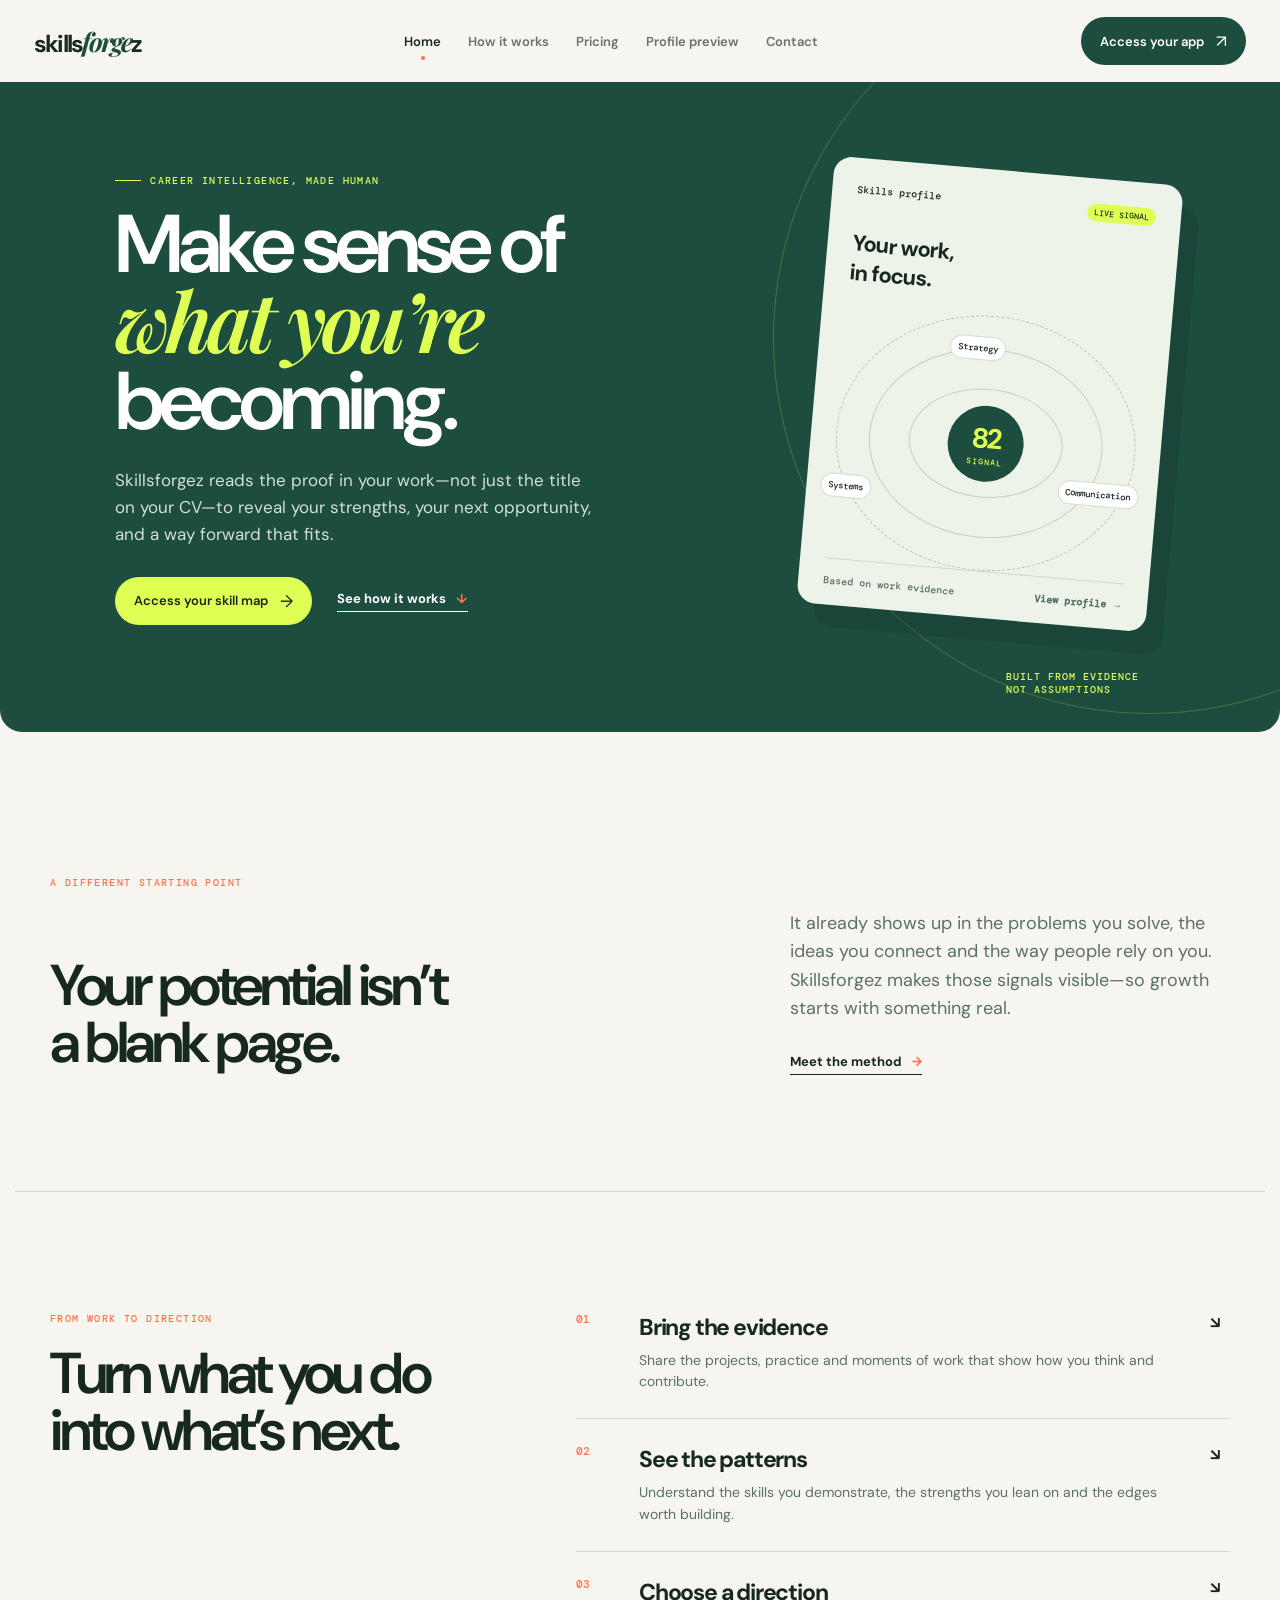
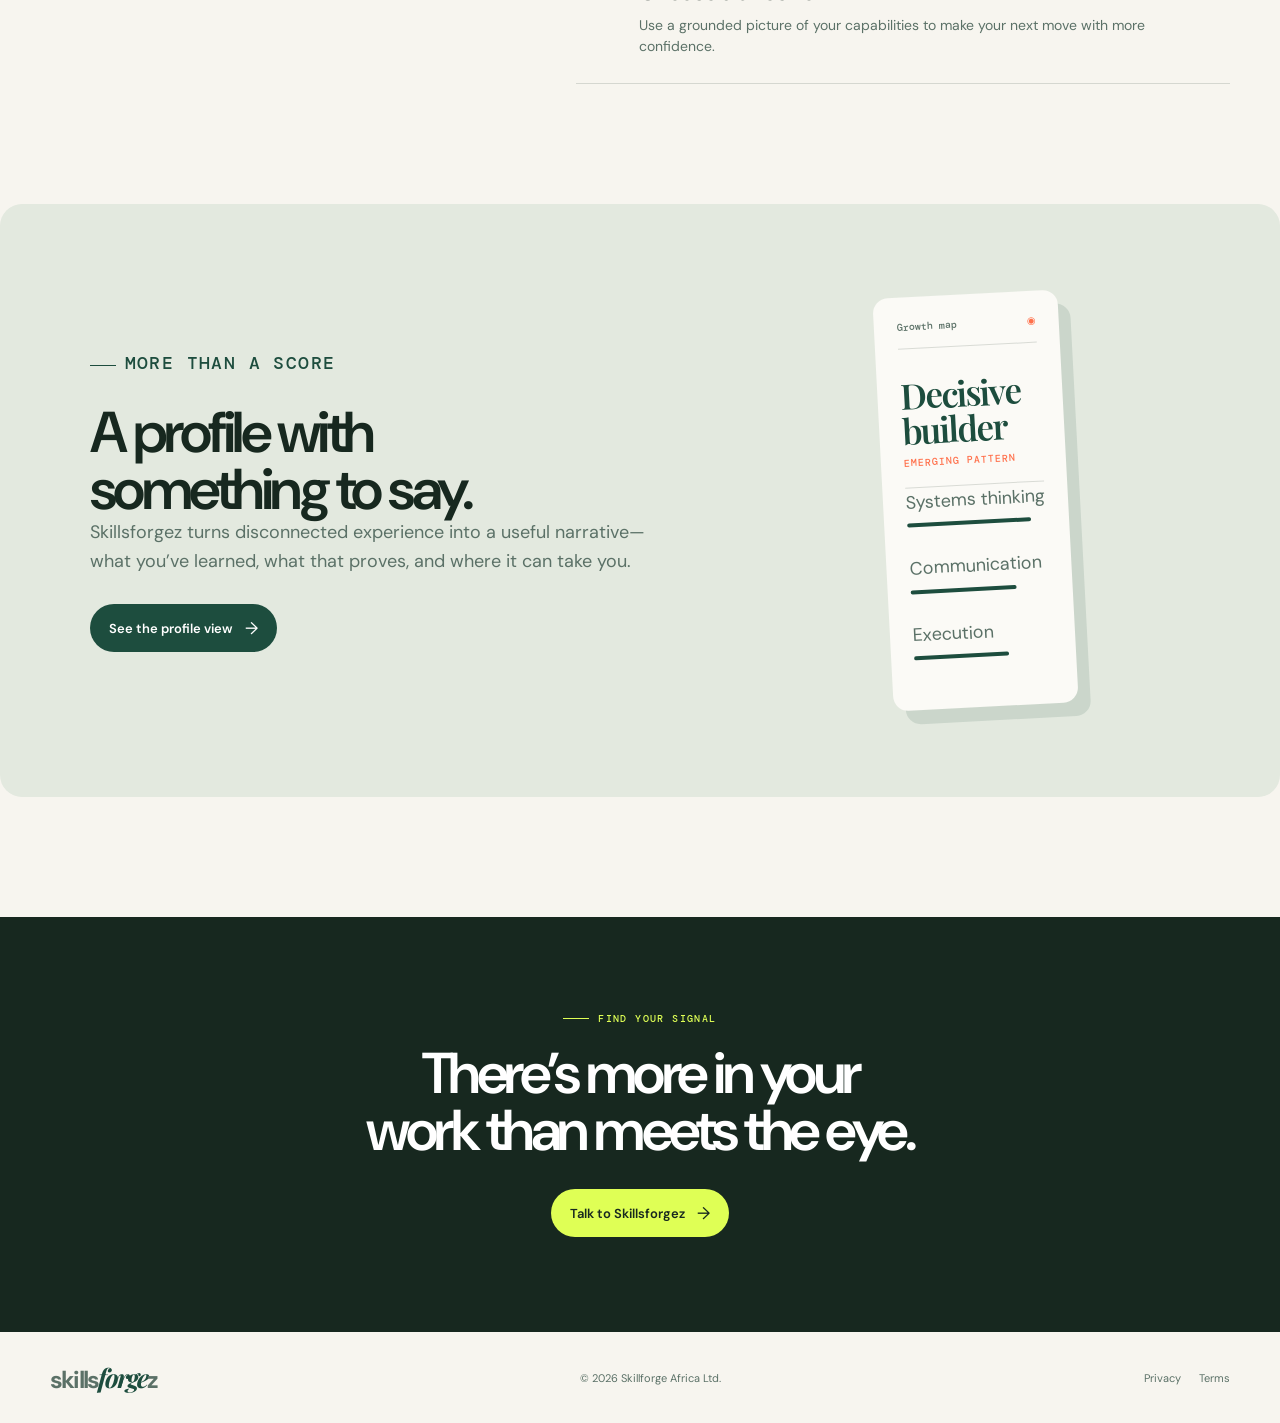
<file: index.html>
﻿<!doctype html>
<html lang="en"><head><meta charset="UTF-8"><meta name="viewport" content="width=device-width, initial-scale=1.0"><title>Skillsforgez — Career intelligence for real work</title><meta name="description" content="Skillsforgez turns evidence from your work into a clearer career direction."><link rel="stylesheet" href="styles.css"></head>
<body class="home">
<header class="nav"><a href="index.html" class="logo">skills<span>forge</span>z</a><nav class="links"><a class="active" href="index.html">Home</a><a href="product.html">How it works</a><a href="pricing.html">Pricing</a><a href="demo.html">Profile preview</a><a href="contact.html">Contact</a></nav><a class="nav-cta" href="app.html">Access your app <b>↗</b></a></header>
<main>
<section class="hero hero-redesign"><div class="hero-copy"><p class="eyebrow">Career intelligence, made human</p><h1>Make sense of<br><em>what you’re</em><br>becoming.</h1><p class="sub">Skillsforgez reads the proof in your work—not just the title on your CV—to reveal your strengths, your next opportunity, and a way forward that fits.</p><div class="hero-actions"><a class="btn" href="app.html">Access your skill map <b>→</b></a><a class="text-link" href="product.html">See how it works <b>↓</b></a></div></div><div class="signal-card"><div class="signal-top"><span>Skills profile</span><i>LIVE SIGNAL</i></div><h2>Your work,<br>in focus.</h2><div class="signal-orbit"><span class="orb one">Strategy</span><span class="orb two">Communication</span><span class="orb three">Systems</span><strong>82<small>signal</small></strong></div><div class="signal-bottom"><span>Based on work evidence</span><b>View profile →</b></div></div><span class="hero-stamp">Built from evidence<br>not assumptions</span></section>
<section class="statement"><p class="kicker">A different starting point</p><div><h2>Your potential isn’t<br>a blank page.</h2><aside><p>It already shows up in the problems you solve, the ideas you connect and the way people rely on you. Skillsforgez makes those signals visible—so growth starts with something real.</p><a class="text-link" href="product.html">Meet the method <b>→</b></a></aside></div></section>
<section class="pathway"><div><p class="kicker">From work to direction</p><h2>Turn what you do<br>into what’s next.</h2></div><div class="path-list"><article><span>01</span><div><h3>Bring the evidence</h3><p>Share the projects, practice and moments of work that show how you think and contribute.</p></div><b>↘</b></article><article><span>02</span><div><h3>See the patterns</h3><p>Understand the skills you demonstrate, the strengths you lean on and the edges worth building.</p></div><b>↘</b></article><article><span>03</span><div><h3>Choose a direction</h3><p>Use a grounded picture of your capabilities to make your next move with more confidence.</p></div><b>↘</b></article></div></section>
<section class="profile-callout"><div><p class="eyebrow">More than a score</p><h2>A profile with<br>something to say.</h2><p>Skillsforgez turns disconnected experience into a useful narrative—what you’ve learned, what that proves, and where it can take you.</p><a class="btn dark-btn" href="demo.html">See the profile view <b>→</b></a></div><div class="mini-profile"><header><span>Growth map</span><i>◉</i></header><strong>Decisive<br>builder</strong><small>emerging pattern</small><p>Systems thinking <b style="width:89%"></b></p><p>Communication <b style="width:76%"></b></p><p>Execution <b style="width:68%"></b></p></div></section>
<section class="dark closing"><p class="eyebrow">Find your signal</p><h2>There’s more in your<br>work than meets the eye.</h2><a class="btn" href="contact.html">Talk to Skillsforgez <b>→</b></a></section></main>
<footer class="footer"><a href="index.html" class="logo">skills<span>forge</span>z</a><span>© 2026 Skillforge Africa Ltd.</span><span class="footer-links"><a href="privacy.html">Privacy</a><a href="terms.html">Terms</a></span></footer>
</body></html>
</file>
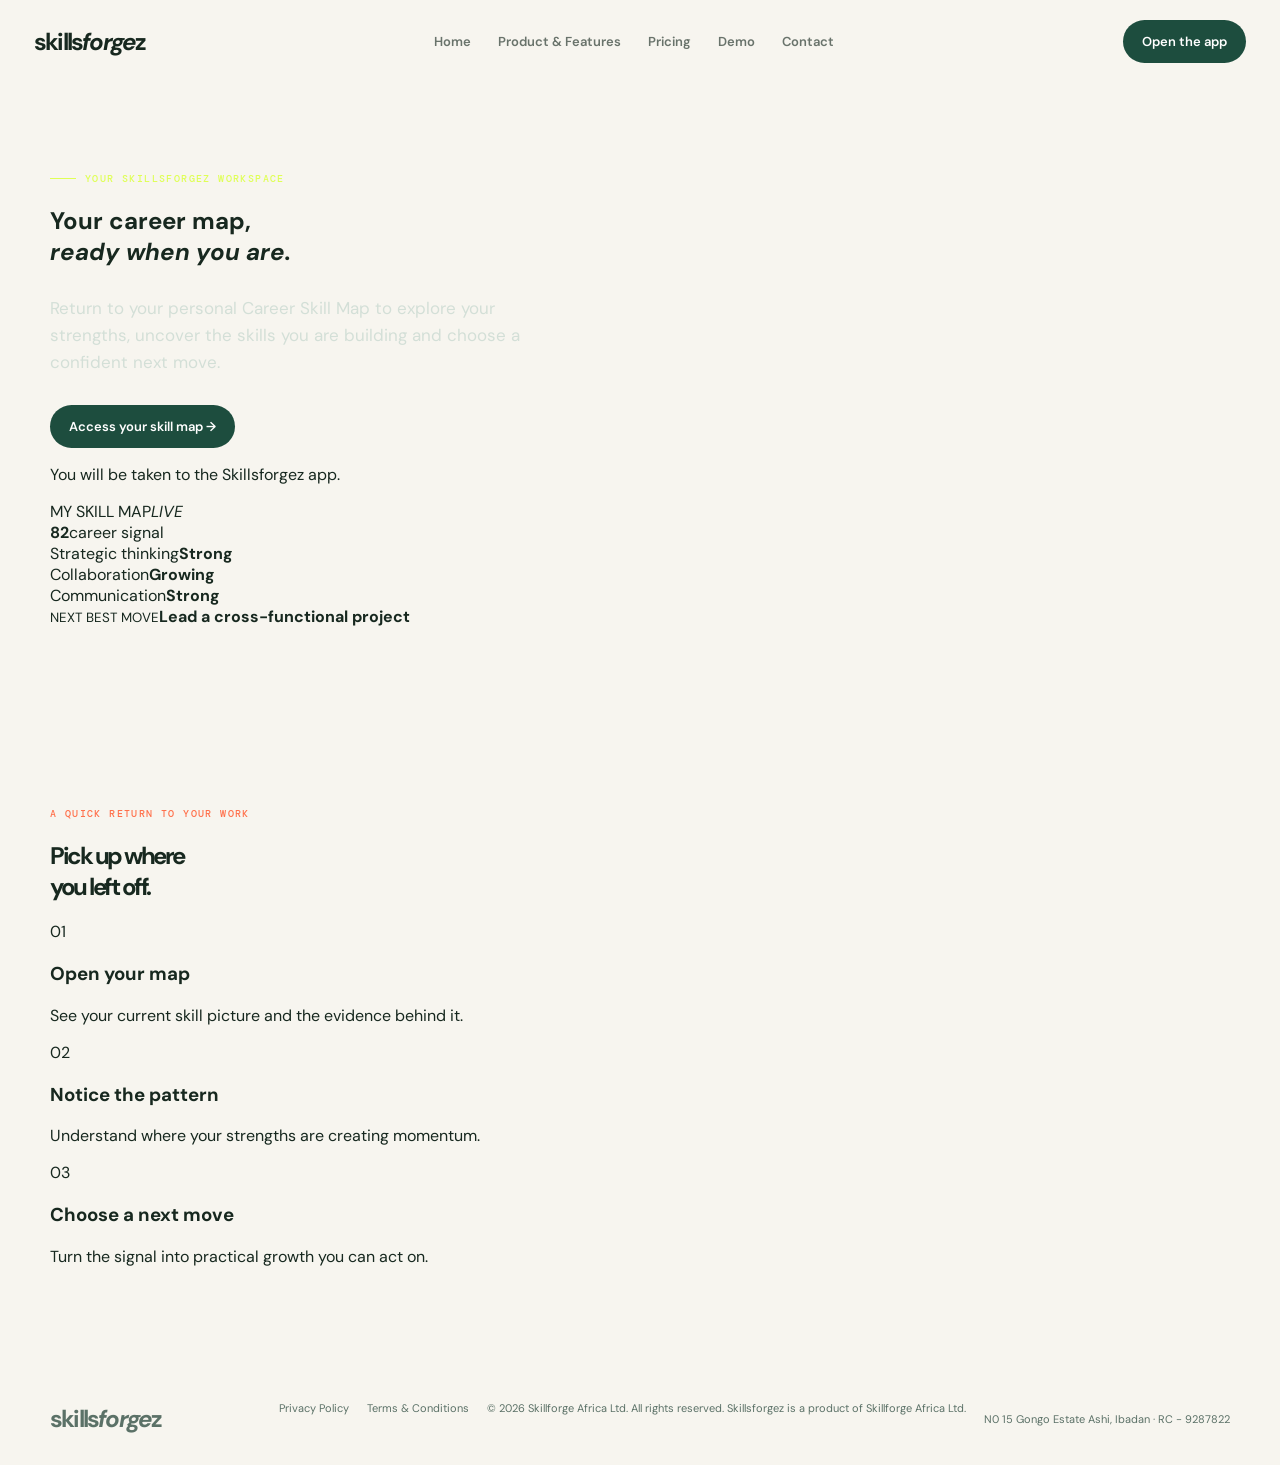
<file: app.html>
<!doctype html>
<script>if(document.referrer.includes('index.html'))location.replace('https://career-skill-map-716673.onhercules.app/?utm_campaign=App+first+publish&utm_content=App+first+publish&utm_medium=email_action&utm_source=customer.io');</script>
<html lang="en"><head><meta charset="UTF-8"><meta name="viewport" content="width=device-width,initial-scale=1.0"><title>Access your profile | Skillsforgez</title><link rel="stylesheet" href="styles.css"></head>
<body><header class="nav"><a href="index.html" class="logo">skills<i>forge</i>z</a><nav class="links"><a href="index.html">Home</a><a href="product.html">Product &amp; Features</a><a href="pricing.html">Pricing</a><a href="demo.html">Demo</a><a href="contact.html">Contact</a></nav><a class="nav-cta" href="https://career-skill-map-716673.onhercules.app/?utm_campaign=App+first+publish&amp;utm_content=App+first+publish&amp;utm_medium=email_action&amp;utm_source=customer.io">Open the app</a></header>
<main><section class="app-access"><div class="app-copy"><div class="eyebrow">Your Skillsforgez workspace</div><h1>Your career map,<br><em>ready when you are.</em></h1><p class="sub">Return to your personal Career Skill Map to explore your strengths, uncover the skills you are building and choose a confident next move.</p><a class="btn" href="https://career-skill-map-716673.onhercules.app/?utm_campaign=App+first+publish&amp;utm_content=App+first+publish&amp;utm_medium=email_action&amp;utm_source=customer.io">Access your skill map &rarr;</a><p class="access-note">You will be taken to the Skillsforgez app.</p></div><div class="app-preview" aria-hidden="true"><div class="preview-top"><span>MY SKILL MAP</span><i>LIVE</i></div><div class="map-score"><b>82</b><span>career signal</span></div><div class="map-bar"><i></i></div><div class="map-list"><div><span>Strategic thinking</span><b>Strong</b></div><div><span>Collaboration</span><b>Growing</b></div><div><span>Communication</span><b>Strong</b></div></div><div class="next-move"><small>NEXT BEST MOVE</small><strong>Lead a cross-functional project</strong></div></div></section><section class="app-steps"><div><div class="kicker">A quick return to your work</div><h2>Pick up where<br>you left off.</h2></div><div class="access-steps"><article><span>01</span><h3>Open your map</h3><p>See your current skill picture and the evidence behind it.</p></article><article><span>02</span><h3>Notice the pattern</h3><p>Understand where your strengths are creating momentum.</p></article><article><span>03</span><h3>Choose a next move</h3><p>Turn the signal into practical growth you can act on.</p></article></div></section></main><footer class="footer"><span class="logo">skills<i>forge</i>z</span><span class="footer-links"><a href="privacy.html">Privacy Policy</a><a href="terms.html">Terms &amp; Conditions</a><span>&copy; 2026 Skillforge Africa Ltd. All rights reserved. Skillsforgez is a product of Skillforge Africa Ltd.</span><p class="footer-address">N0 15 Gongo Estate Ashi, Ibadan · RC - 9287822</p></span></footer></body></html>
</file>
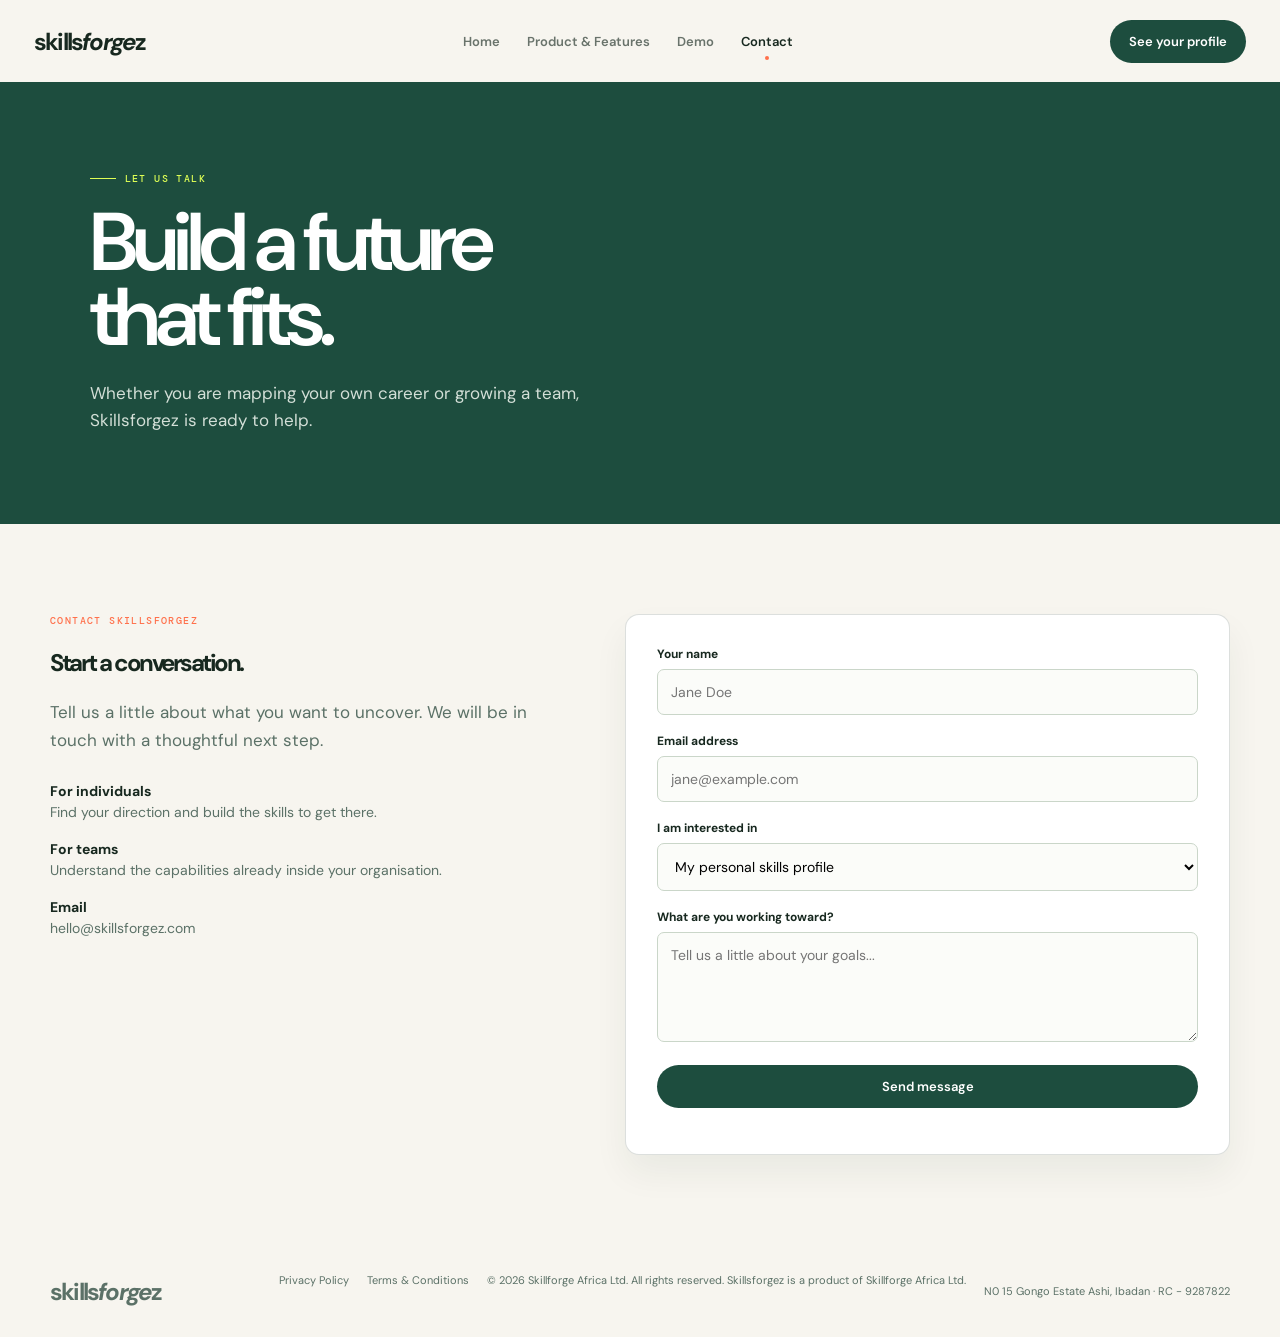
<file: contact.html>
<!doctype html><html lang="en"><head><meta charset="UTF-8"><meta name="viewport" content="width=device-width,initial-scale=1.0"><title>Skillsforgez | Contact</title><link rel="stylesheet" href="styles.css"></head><body><header class="nav"><a href="index.html" class="logo">skills<i>forge</i>z</a><nav class="links"><a href="index.html">Home</a><a href="product.html">Product &amp; Features</a><a href="demo.html">Demo</a><a class="active" href="contact.html">Contact</a></nav><a class="nav-cta" href="demo.html">See your profile</a></header><main><section class="page-head"><div><div class="eyebrow">Let us talk</div><h1>Build a future<br>that fits.</h1><p class="sub">Whether you are mapping your own career or growing a team, Skillsforgez is ready to help.</p></div></section><section class="form-wrap"><div><div class="kicker">Contact Skillsforgez</div><h2>Start a conversation.</h2><p class="copy">Tell us a little about what you want to uncover. We will be in touch with a thoughtful next step.</p><ul class="contact-list"><li><b>For individuals</b>Find your direction and build the skills to get there.</li><li><b>For teams</b>Understand the capabilities already inside your organisation.</li><li><b>Email</b>hello@skillsforgez.com</li></ul></div><form class="form-card" onsubmit="event.preventDefault();document.getElementById('form-message').textContent='Thanks - your message has been received.'"><label for="name">Your name</label><input id="name" required placeholder="Jane Doe"><label for="email">Email address</label><input id="email" type="email" required placeholder="jane@example.com"><label for="interest">I am interested in</label><select id="interest"><option>My personal skills profile</option><option>Skillsforgez for my team</option><option>A partnership</option></select><label for="message">What are you working toward?</label><textarea id="message" placeholder="Tell us a little about your goals..."></textarea><button class="btn" type="submit">Send message</button><p id="form-message" style="text-align:center;color:var(--pine);font-size:13px;font-weight:700;margin:15px 0 0"></p></form></section></main><footer class="footer"><span class="logo">skills<i>forge</i>z</span><span class="footer-links"><a href="privacy.html">Privacy Policy</a><a href="terms.html">Terms &amp; Conditions</a><span>&copy; 2026 Skillforge Africa Ltd. All rights reserved. Skillsforgez is a product of Skillforge Africa Ltd.</span><p class="footer-address">N0 15 Gongo Estate Ashi, Ibadan · RC - 9287822</p></span></footer></body></html>
</file>
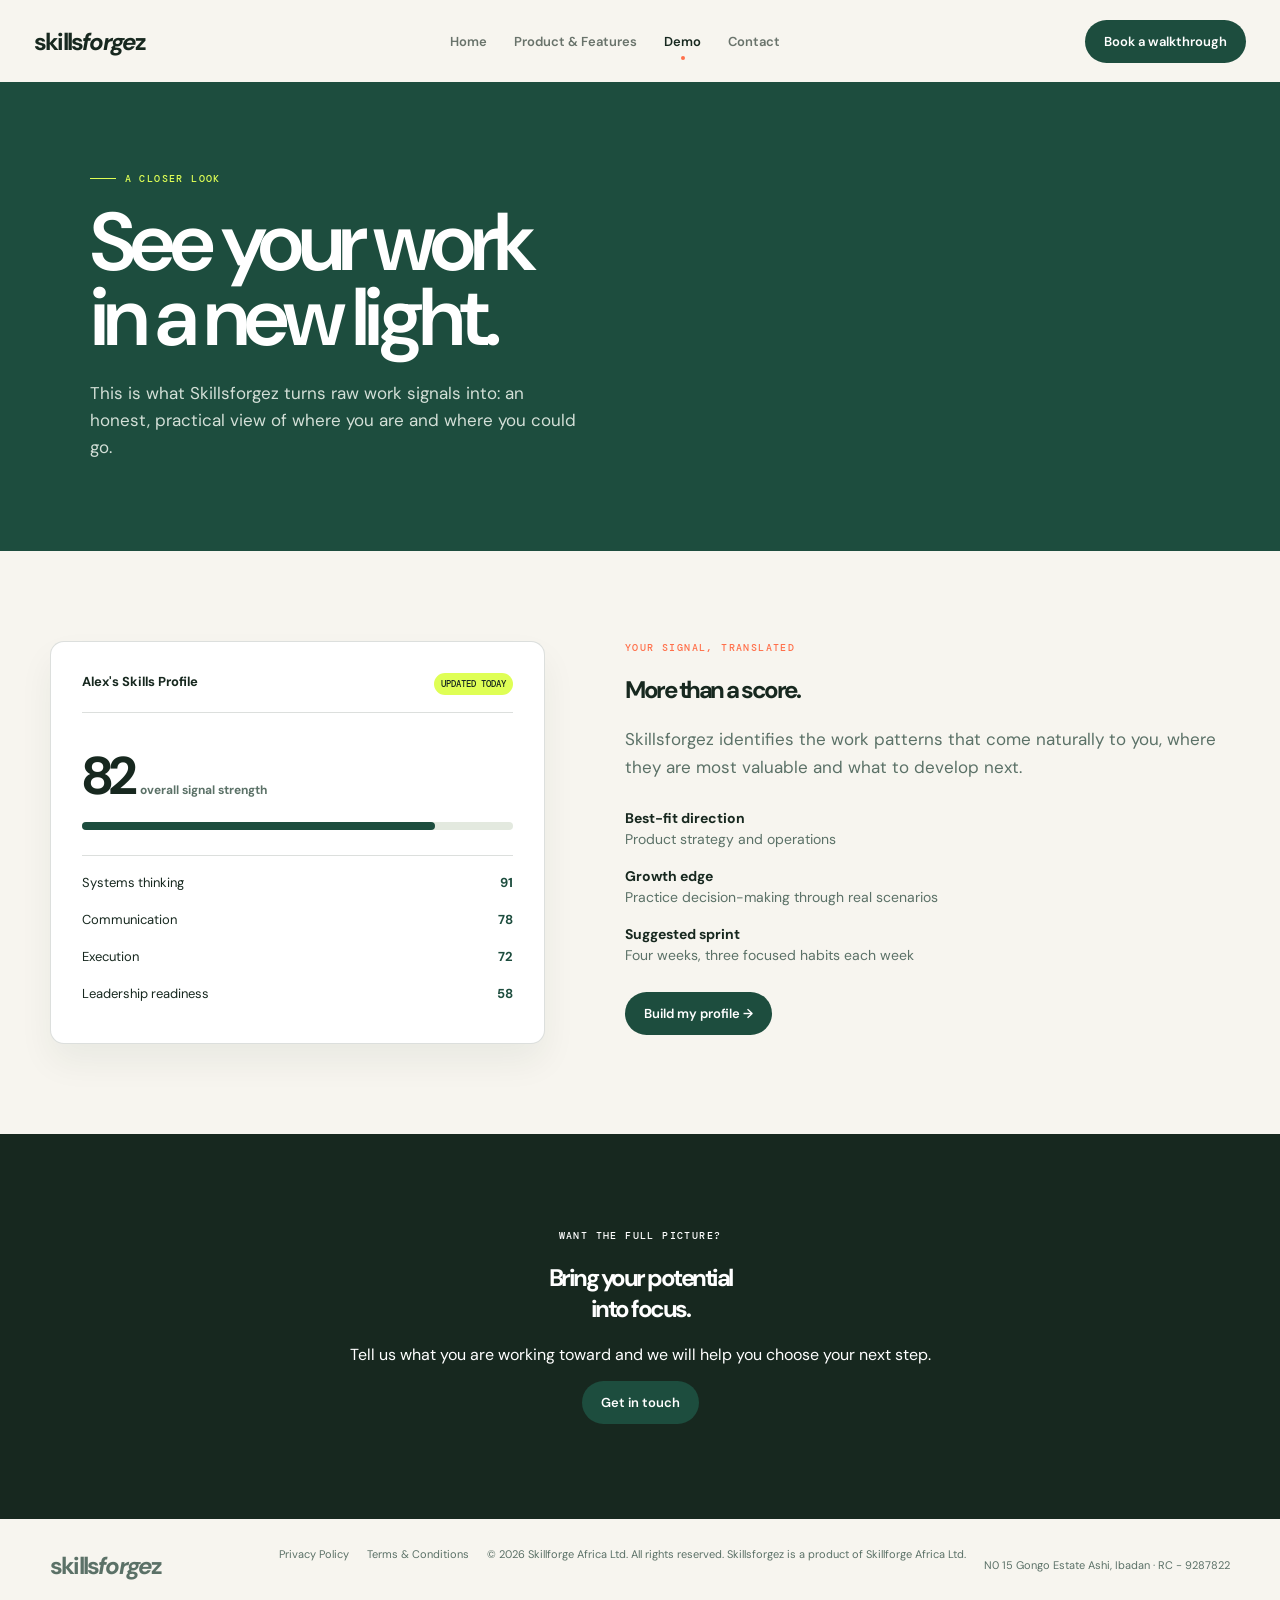
<file: demo.html>
<!doctype html><html lang="en"><head><meta charset="UTF-8"><meta name="viewport" content="width=device-width,initial-scale=1.0"><title>Skillsforgez | Demo</title><link rel="stylesheet" href="styles.css"></head><body><header class="nav"><a href="index.html" class="logo">skills<i>forge</i>z</a><nav class="links"><a href="index.html">Home</a><a href="product.html">Product &amp; Features</a><a class="active" href="demo.html">Demo</a><a href="contact.html">Contact</a></nav><a class="nav-cta" href="contact.html">Book a walkthrough</a></header><main><section class="page-head"><div><div class="eyebrow">A closer look</div><h1>See your work<br>in a new light.</h1><p class="sub">This is what Skillsforgez turns raw work signals into: an honest, practical view of where you are and where you could go.</p></div></section><section class="demo-grid"><div class="dashboard"><div class="dash-top"><span>Alex's Skills Profile</span><span class="tag">UPDATED TODAY</span></div><div class="score">82<span>overall signal strength</span></div><div class="signal"><i></i></div><div class="list"><div><span>Systems thinking</span><b>91</b></div><div><span>Communication</span><b>78</b></div><div><span>Execution</span><b>72</b></div><div><span>Leadership readiness</span><b>58</b></div></div></div><div><div class="kicker">Your signal, translated</div><h2>More than a score.</h2><p class="copy" style="margin-top:20px">Skillsforgez identifies the work patterns that come naturally to you, where they are most valuable and what to develop next.</p><div class="contact-list"><li><b>Best-fit direction</b>Product strategy and operations</li><li><b>Growth edge</b>Practice decision-making through real scenarios</li><li><b>Suggested sprint</b>Four weeks, three focused habits each week</li></div><a href="contact.html" class="btn">Build my profile &rarr;</a></div></section><section class="dark"><div class="kicker" style="color:var(--lime)">Want the full picture?</div><h2>Bring your potential<br>into focus.</h2><p>Tell us what you are working toward and we will help you choose your next step.</p><a class="btn" href="contact.html">Get in touch</a></section></main><footer class="footer"><span class="logo">skills<i>forge</i>z</span><span class="footer-links"><a href="privacy.html">Privacy Policy</a><a href="terms.html">Terms &amp; Conditions</a><span>&copy; 2026 Skillforge Africa Ltd. All rights reserved. Skillsforgez is a product of Skillforge Africa Ltd.</span><p class="footer-address">N0 15 Gongo Estate Ashi, Ibadan · RC - 9287822</p></span></footer></body></html>
</file>
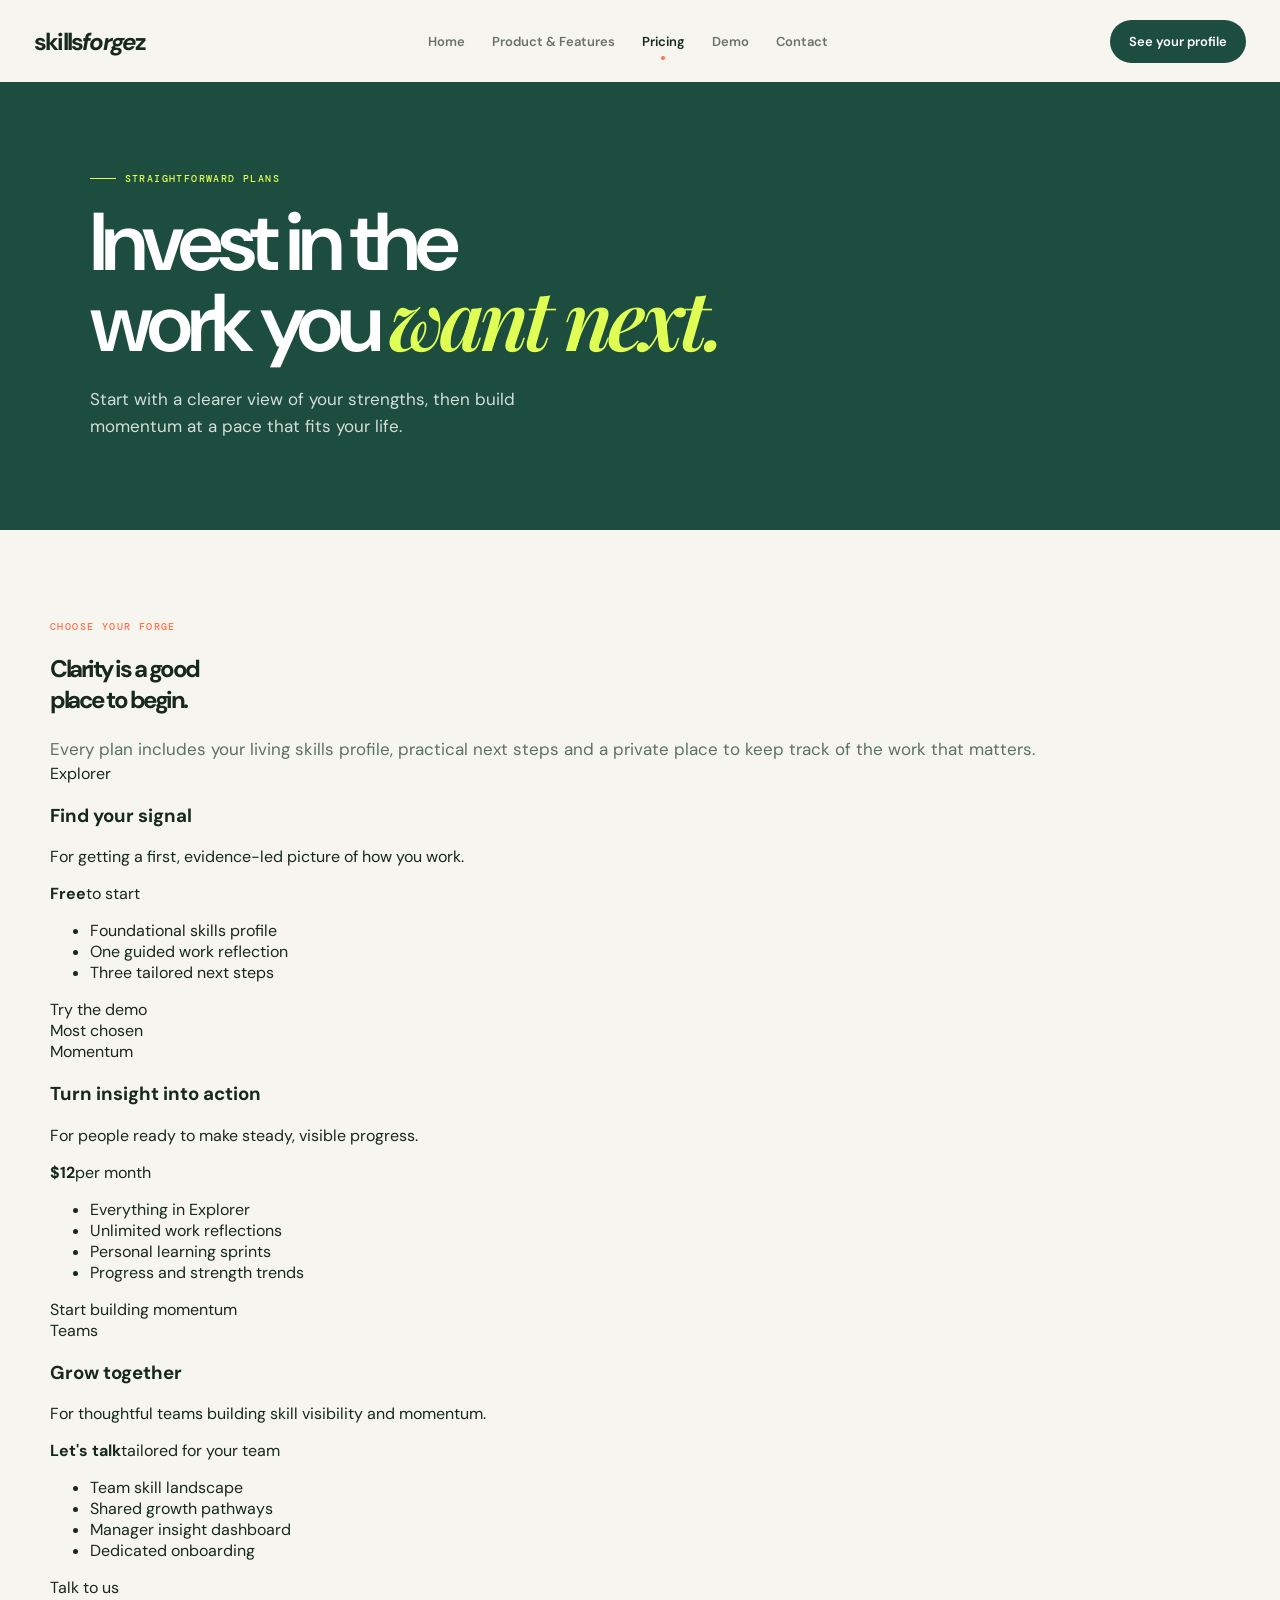
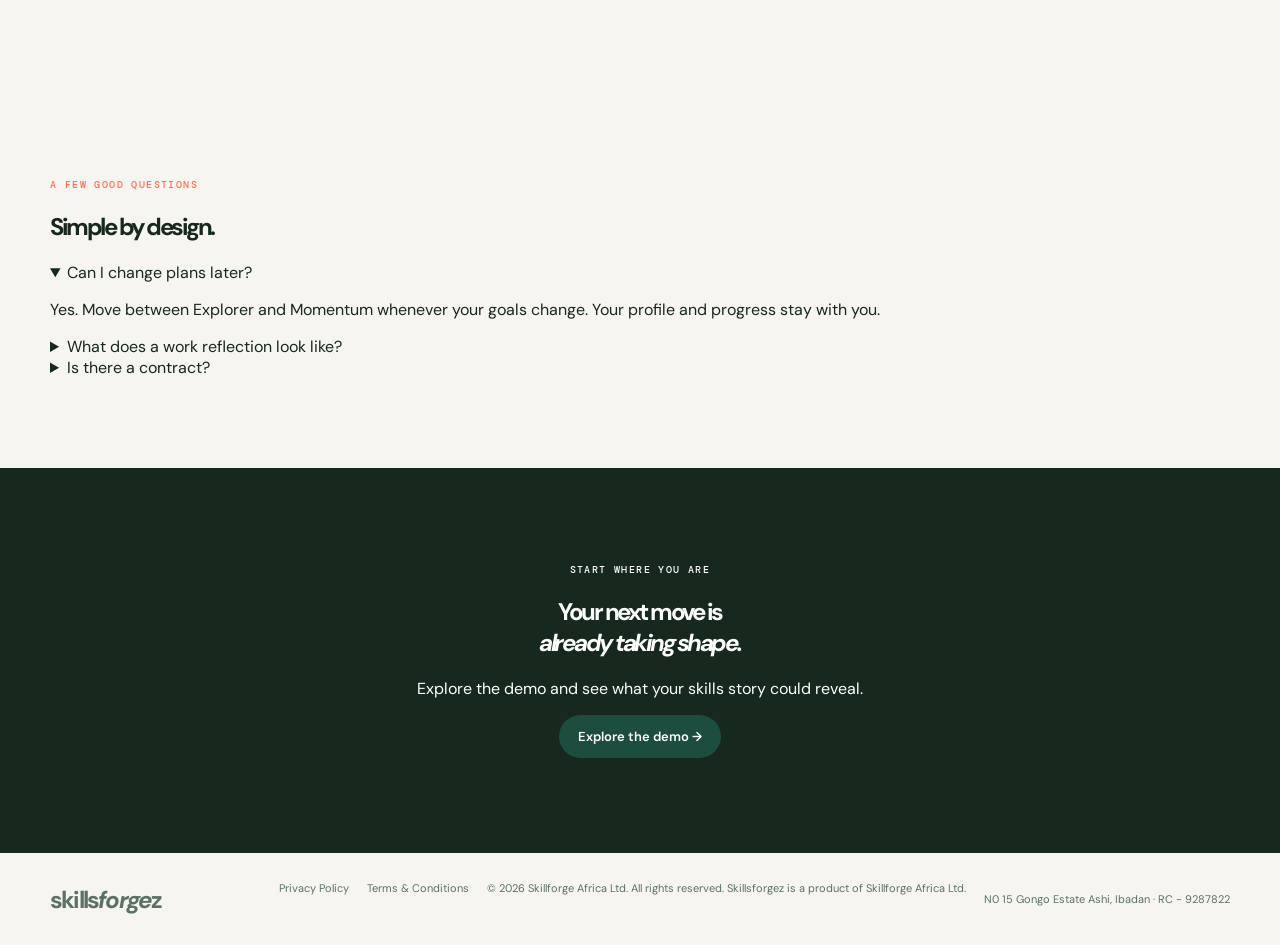
<file: pricing.html>
<!doctype html>
<html lang="en"><head><meta charset="UTF-8"><meta name="viewport" content="width=device-width,initial-scale=1.0"><title>Pricing | Skillsforgez</title><link rel="stylesheet" href="styles.css"></head>
<body><header class="nav"><a href="index.html" class="logo">skills<i>forge</i>z</a><nav class="links"><a href="index.html">Home</a><a href="product.html">Product &amp; Features</a><a class="active" href="pricing.html">Pricing</a><a href="demo.html">Demo</a><a href="contact.html">Contact</a></nav><a class="nav-cta" href="demo.html">See your profile</a></header>
<main><section class="page-head pricing-head"><div><div class="eyebrow">Straightforward plans</div><h1>Invest in the<br>work you <em>want next.</em></h1><p class="sub">Start with a clearer view of your strengths, then build momentum at a pace that fits your life.</p></div></section>
<section class="pricing"><div class="pricing-intro"><div class="kicker">Choose your forge</div><h2>Clarity is a good<br>place to begin.</h2><p class="copy">Every plan includes your living skills profile, practical next steps and a private place to keep track of the work that matters.</p></div><div class="price-grid"><article class="price-card"><div><span class="plan-label">Explorer</span><h3>Find your signal</h3><p>For getting a first, evidence-led picture of how you work.</p></div><div class="price"><b>Free</b><span>to start</span></div><ul><li>Foundational skills profile</li><li>One guided work reflection</li><li>Three tailored next steps</li></ul><a class="price-btn outline" href="demo.html">Try the demo</a></article><article class="price-card featured"><span class="popular">Most chosen</span><div><span class="plan-label">Momentum</span><h3>Turn insight into action</h3><p>For people ready to make steady, visible progress.</p></div><div class="price"><b>$12</b><span>per month</span></div><ul><li>Everything in Explorer</li><li>Unlimited work reflections</li><li>Personal learning sprints</li><li>Progress and strength trends</li></ul><a class="price-btn" href="contact.html">Start building momentum</a></article><article class="price-card"><div><span class="plan-label">Teams</span><h3>Grow together</h3><p>For thoughtful teams building skill visibility and momentum.</p></div><div class="price"><b>Let's talk</b><span>tailored for your team</span></div><ul><li>Team skill landscape</li><li>Shared growth pathways</li><li>Manager insight dashboard</li><li>Dedicated onboarding</li></ul><a class="price-btn outline" href="contact.html">Talk to us</a></article></div></section>
<section class="pricing-faq"><div><div class="kicker">A few good questions</div><h2>Simple by design.</h2></div><div class="faq-list"><details open><summary>Can I change plans later?</summary><p>Yes. Move between Explorer and Momentum whenever your goals change. Your profile and progress stay with you.</p></details><details><summary>What does a work reflection look like?</summary><p>It is a short guided look at a project, task or work sample that helps turn your experience into useful skill evidence.</p></details><details><summary>Is there a contract?</summary><p>No long-term commitment for individual plans. Momentum is billed monthly and can be cancelled at any time.</p></details></div></section>
<section class="dark"><div class="kicker" style="color:var(--lime)">Start where you are</div><h2>Your next move is<br><em>already taking shape.</em></h2><p>Explore the demo and see what your skills story could reveal.</p><a class="btn" href="demo.html">Explore the demo &rarr;</a></section></main><footer class="footer"><span class="logo">skills<i>forge</i>z</span><span class="footer-links"><a href="privacy.html">Privacy Policy</a><a href="terms.html">Terms &amp; Conditions</a><span>&copy; 2026 Skillforge Africa Ltd. All rights reserved. Skillsforgez is a product of Skillforge Africa Ltd.</span><p class="footer-address">N0 15 Gongo Estate Ashi, Ibadan · RC - 9287822</p></span></footer></body></html>
</file>
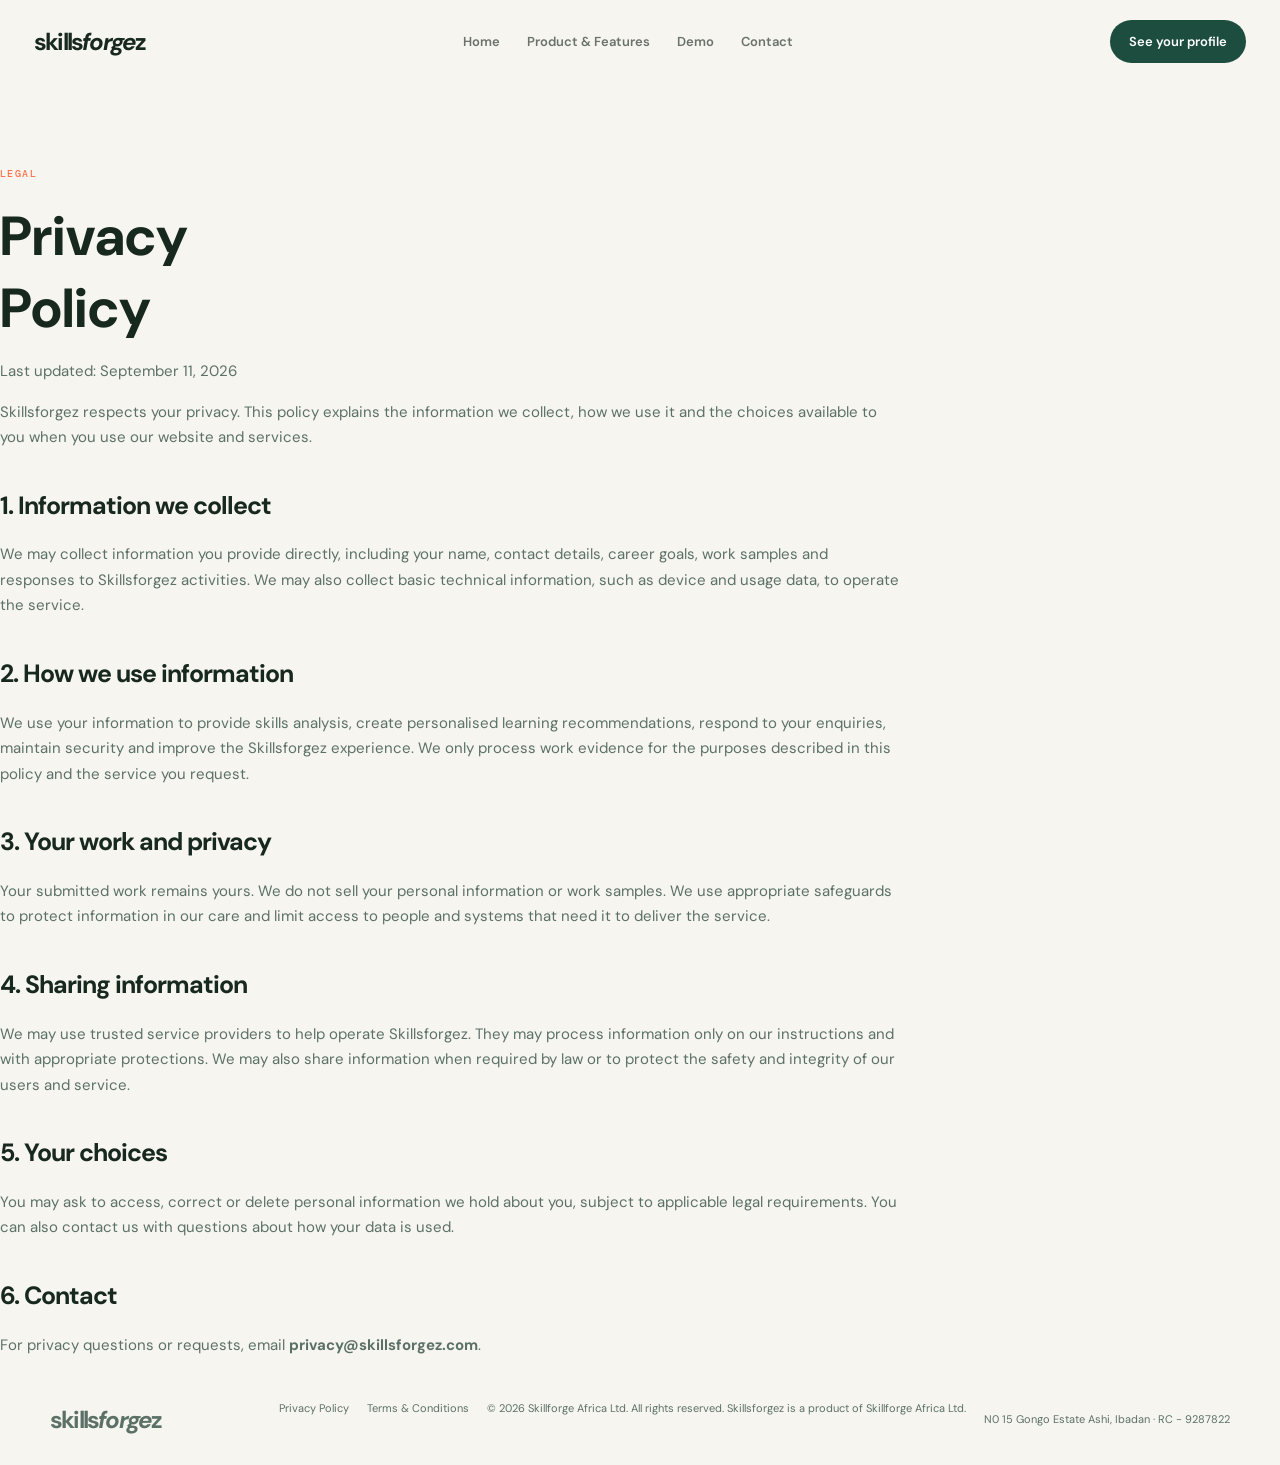
<file: privacy.html>
<!doctype html><html lang="en"><head><meta charset="UTF-8"><meta name="viewport" content="width=device-width,initial-scale=1.0"><title>Skillsforgez | Privacy Policy</title><link rel="stylesheet" href="styles.css"></head><body><header class="nav"><a href="index.html" class="logo">skills<i>forge</i>z</a><nav class="links"><a href="index.html">Home</a><a href="product.html">Product &amp; Features</a><a href="demo.html">Demo</a><a href="contact.html">Contact</a></nav><a class="nav-cta" href="demo.html">See your profile</a></header><main class="legal"><div class="kicker">Legal</div><h1>Privacy<br>Policy</h1><p class="updated">Last updated: September 11, 2026</p><p>Skillsforgez respects your privacy. This policy explains the information we collect, how we use it and the choices available to you when you use our website and services.</p><h2>1. Information we collect</h2><p>We may collect information you provide directly, including your name, contact details, career goals, work samples and responses to Skillsforgez activities. We may also collect basic technical information, such as device and usage data, to operate the service.</p><h2>2. How we use information</h2><p>We use your information to provide skills analysis, create personalised learning recommendations, respond to your enquiries, maintain security and improve the Skillsforgez experience. We only process work evidence for the purposes described in this policy and the service you request.</p><h2>3. Your work and privacy</h2><p>Your submitted work remains yours. We do not sell your personal information or work samples. We use appropriate safeguards to protect information in our care and limit access to people and systems that need it to deliver the service.</p><h2>4. Sharing information</h2><p>We may use trusted service providers to help operate Skillsforgez. They may process information only on our instructions and with appropriate protections. We may also share information when required by law or to protect the safety and integrity of our users and service.</p><h2>5. Your choices</h2><p>You may ask to access, correct or delete personal information we hold about you, subject to applicable legal requirements. You can also contact us with questions about how your data is used.</p><h2>6. Contact</h2><p>For privacy questions or requests, email <a href="mailto:privacy@skillsforgez.com" style="color:var(--pine);font-weight:700">privacy@skillsforgez.com</a>.</p></main><footer class="footer"><span class="logo">skills<i>forge</i>z</span><span class="footer-links"><a href="privacy.html">Privacy Policy</a><a href="terms.html">Terms &amp; Conditions</a><span>&copy; 2026 Skillforge Africa Ltd. All rights reserved. Skillsforgez is a product of Skillforge Africa Ltd.</span><p class="footer-address">N0 15 Gongo Estate Ashi, Ibadan · RC - 9287822</p></span></footer></body></html>
</file>
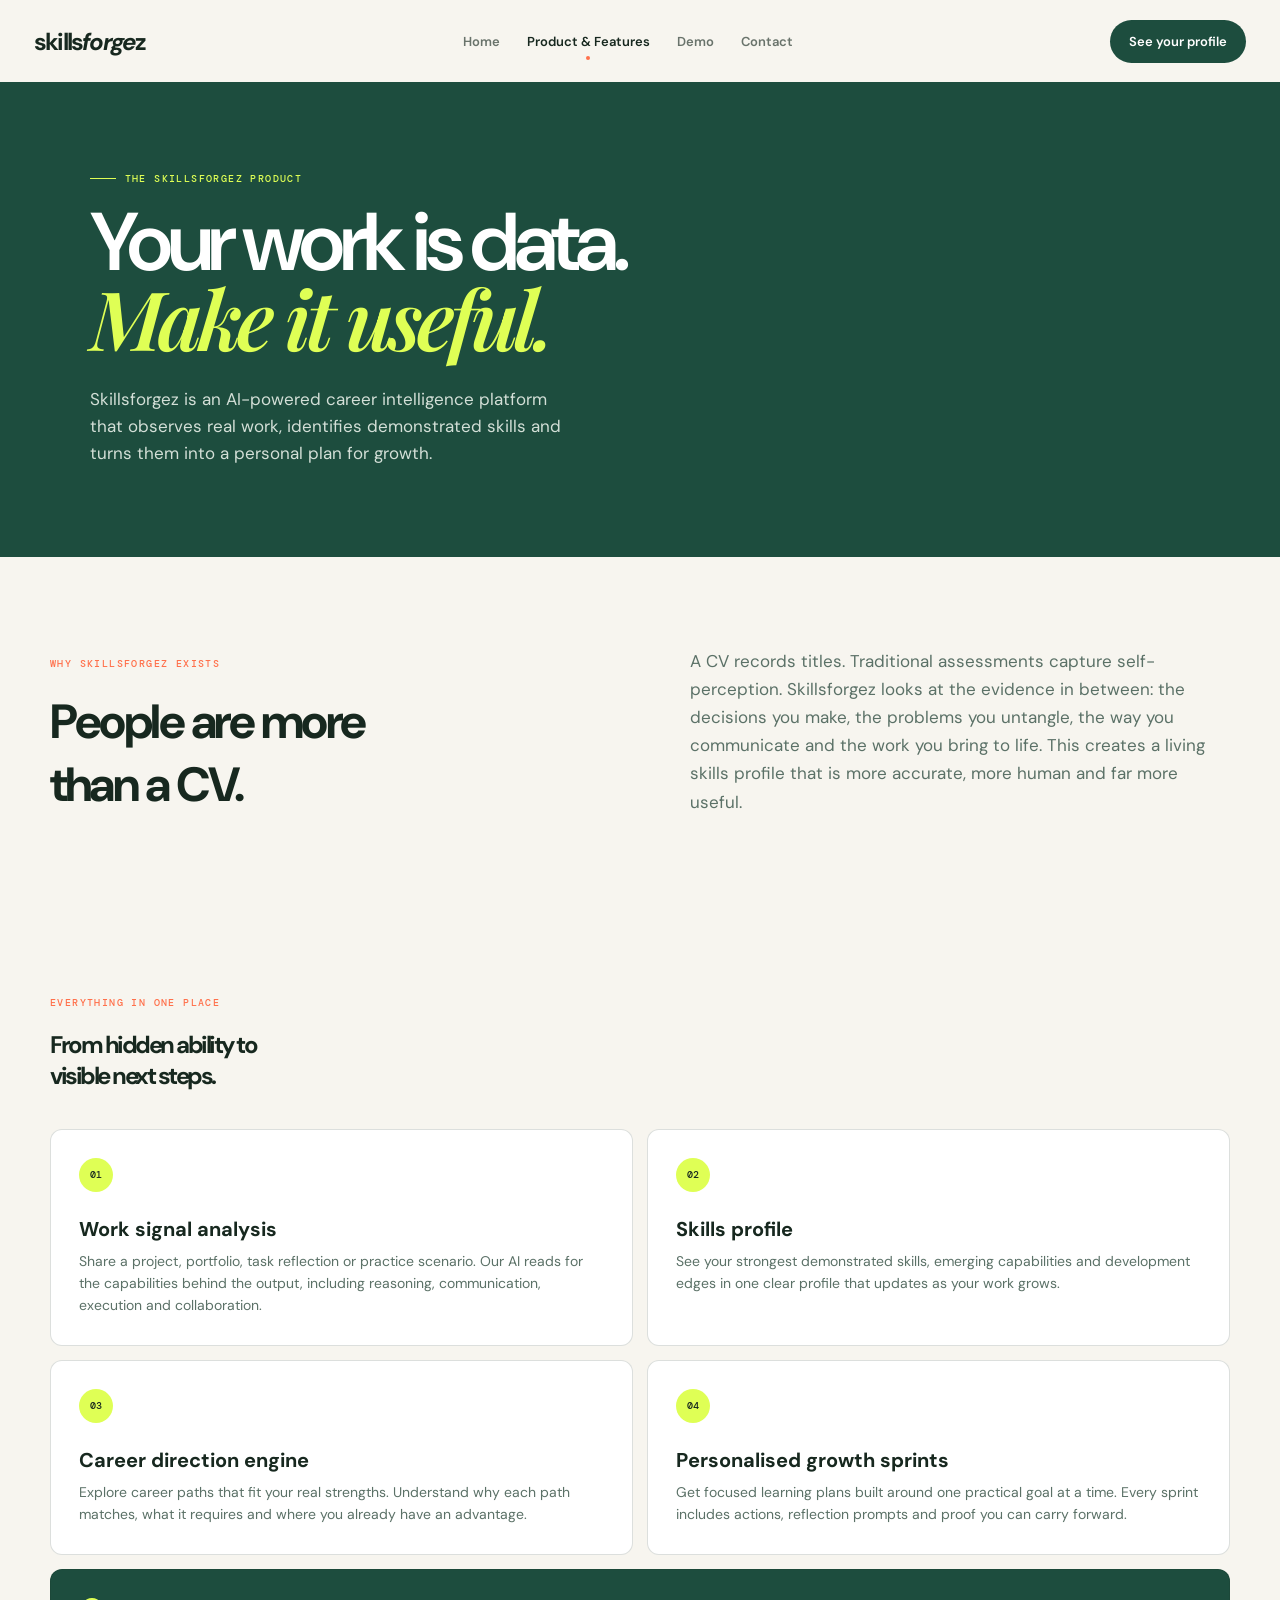
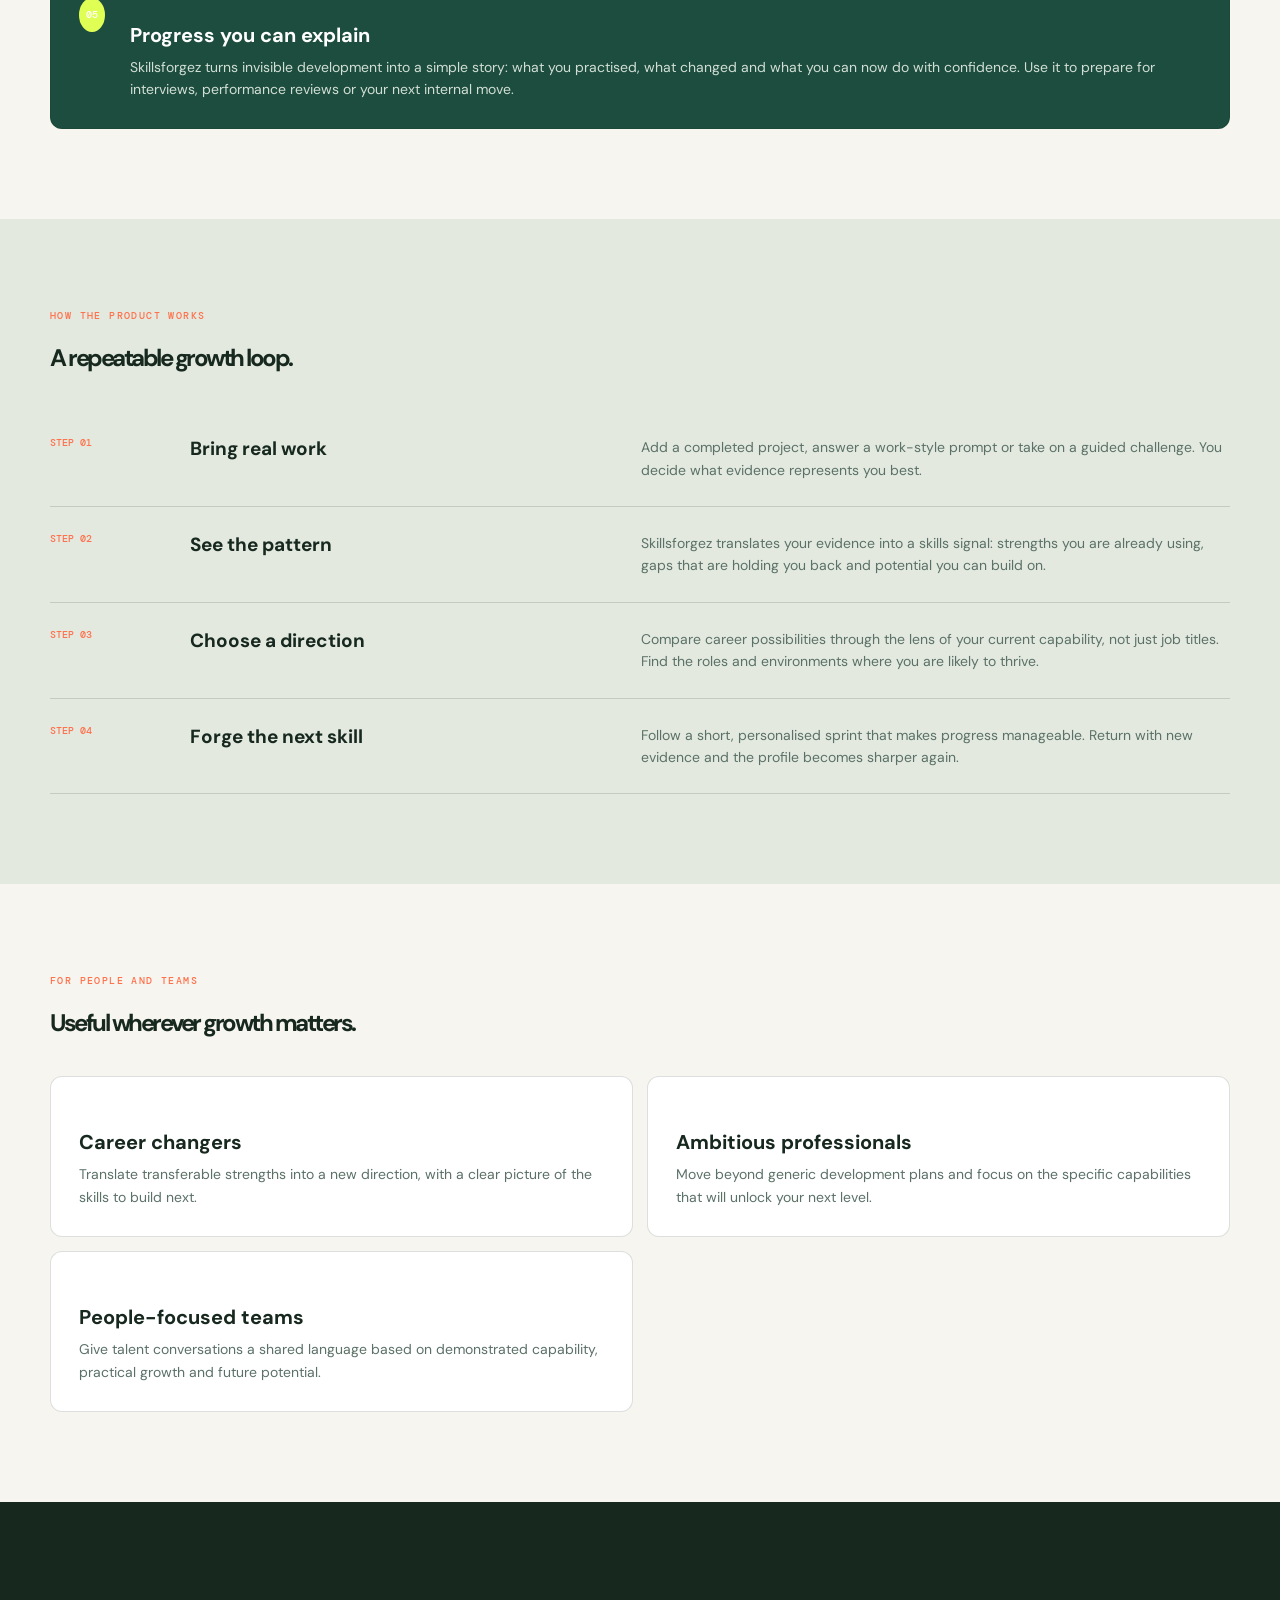
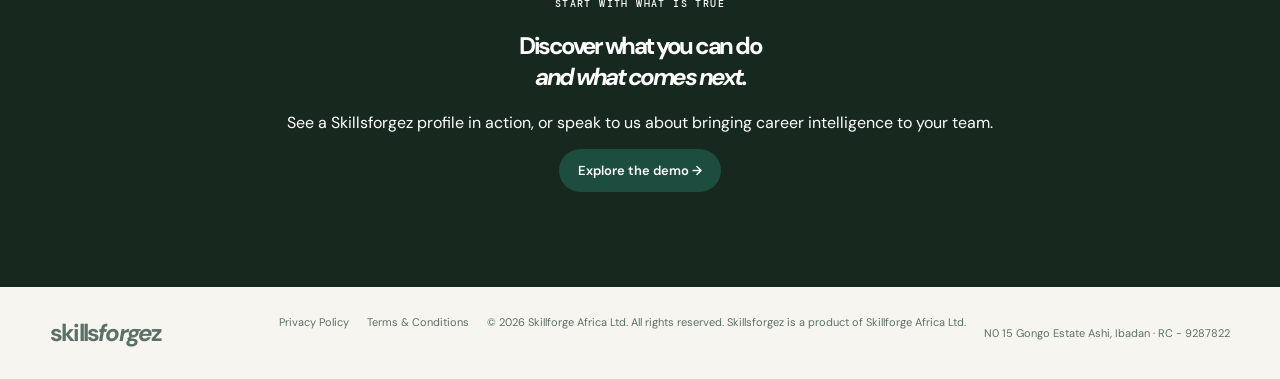
<file: product.html>
<!doctype html>
<html lang="en"><head><meta charset="UTF-8"><meta name="viewport" content="width=device-width,initial-scale=1.0"><title>Skillsforgez | Product &amp; Features</title><link rel="stylesheet" href="styles.css"></head>
<body>
  <header class="nav"><a href="index.html" class="logo">skills<i>forge</i>z</a><nav class="links"><a href="index.html">Home</a><a class="active" href="product.html">Product &amp; Features</a><a href="demo.html">Demo</a><a href="contact.html">Contact</a></nav><a class="nav-cta" href="demo.html">See your profile</a></header>
  <main>
    <section class="page-head"><div><div class="eyebrow">The Skillsforgez product</div><h1>Your work is data.<br><em>Make it useful.</em></h1><p class="sub">Skillsforgez is an AI-powered career intelligence platform that observes real work, identifies demonstrated skills and turns them into a personal plan for growth.</p></div></section>
    <section class="intro"><div><div class="kicker">Why Skillsforgez exists</div><h2>People are more<br>than a CV.</h2></div><p>A CV records titles. Traditional assessments capture self-perception. Skillsforgez looks at the evidence in between: the decisions you make, the problems you untangle, the way you communicate and the work you bring to life. This creates a living skills profile that is more accurate, more human and far more useful.</p></section>
    <section><div class="kicker">Everything in one place</div><h2>From hidden ability to<br>visible next steps.</h2><div class="feature-grid"><article class="feature"><div class="feature-mark">01</div><h3>Work signal analysis</h3><p>Share a project, portfolio, task reflection or practice scenario. Our AI reads for the capabilities behind the output, including reasoning, communication, execution and collaboration.</p></article><article class="feature"><div class="feature-mark">02</div><h3>Skills profile</h3><p>See your strongest demonstrated skills, emerging capabilities and development edges in one clear profile that updates as your work grows.</p></article><article class="feature"><div class="feature-mark">03</div><h3>Career direction engine</h3><p>Explore career paths that fit your real strengths. Understand why each path matches, what it requires and where you already have an advantage.</p></article><article class="feature"><div class="feature-mark">04</div><h3>Personalised growth sprints</h3><p>Get focused learning plans built around one practical goal at a time. Every sprint includes actions, reflection prompts and proof you can carry forward.</p></article><article class="feature feature-wide"><div class="feature-mark">05</div><div><h3>Progress you can explain</h3><p>Skillsforgez turns invisible development into a simple story: what you practised, what changed and what you can now do with confidence. Use it to prepare for interviews, performance reviews or your next internal move.</p></div></article></div></section>
    <section class="journey"><div><div class="kicker">How the product works</div><h2>A repeatable growth loop.</h2><div style="margin-top:38px"><div class="journey-row"><span>STEP 01</span><h3>Bring real work</h3><p>Add a completed project, answer a work-style prompt or take on a guided challenge. You decide what evidence represents you best.</p></div><div class="journey-row"><span>STEP 02</span><h3>See the pattern</h3><p>Skillsforgez translates your evidence into a skills signal: strengths you are already using, gaps that are holding you back and potential you can build on.</p></div><div class="journey-row"><span>STEP 03</span><h3>Choose a direction</h3><p>Compare career possibilities through the lens of your current capability, not just job titles. Find the roles and environments where you are likely to thrive.</p></div><div class="journey-row"><span>STEP 04</span><h3>Forge the next skill</h3><p>Follow a short, personalised sprint that makes progress manageable. Return with new evidence and the profile becomes sharper again.</p></div></div></div></section>
    <section><div class="kicker">For people and teams</div><h2>Useful wherever growth matters.</h2><div class="audience"><article><h3>Career changers</h3><p>Translate transferable strengths into a new direction, with a clear picture of the skills to build next.</p></article><article><h3>Ambitious professionals</h3><p>Move beyond generic development plans and focus on the specific capabilities that will unlock your next level.</p></article><article><h3>People-focused teams</h3><p>Give talent conversations a shared language based on demonstrated capability, practical growth and future potential.</p></article></div></section>
    <section class="dark"><div class="kicker" style="color:var(--lime)">Start with what is true</div><h2>Discover what you can do<br><em>and what comes next.</em></h2><p>See a Skillsforgez profile in action, or speak to us about bringing career intelligence to your team.</p><a class="btn" href="demo.html">Explore the demo &rarr;</a></section>
  </main>
  <footer class="footer"><span class="logo">skills<i>forge</i>z</span><span class="footer-links"><a href="privacy.html">Privacy Policy</a><a href="terms.html">Terms &amp; Conditions</a><span>&copy; 2026 Skillforge Africa Ltd. All rights reserved. Skillsforgez is a product of Skillforge Africa Ltd.</span><p class="footer-address">N0 15 Gongo Estate Ashi, Ibadan · RC - 9287822</p></span></footer>
</body></html>
</file>
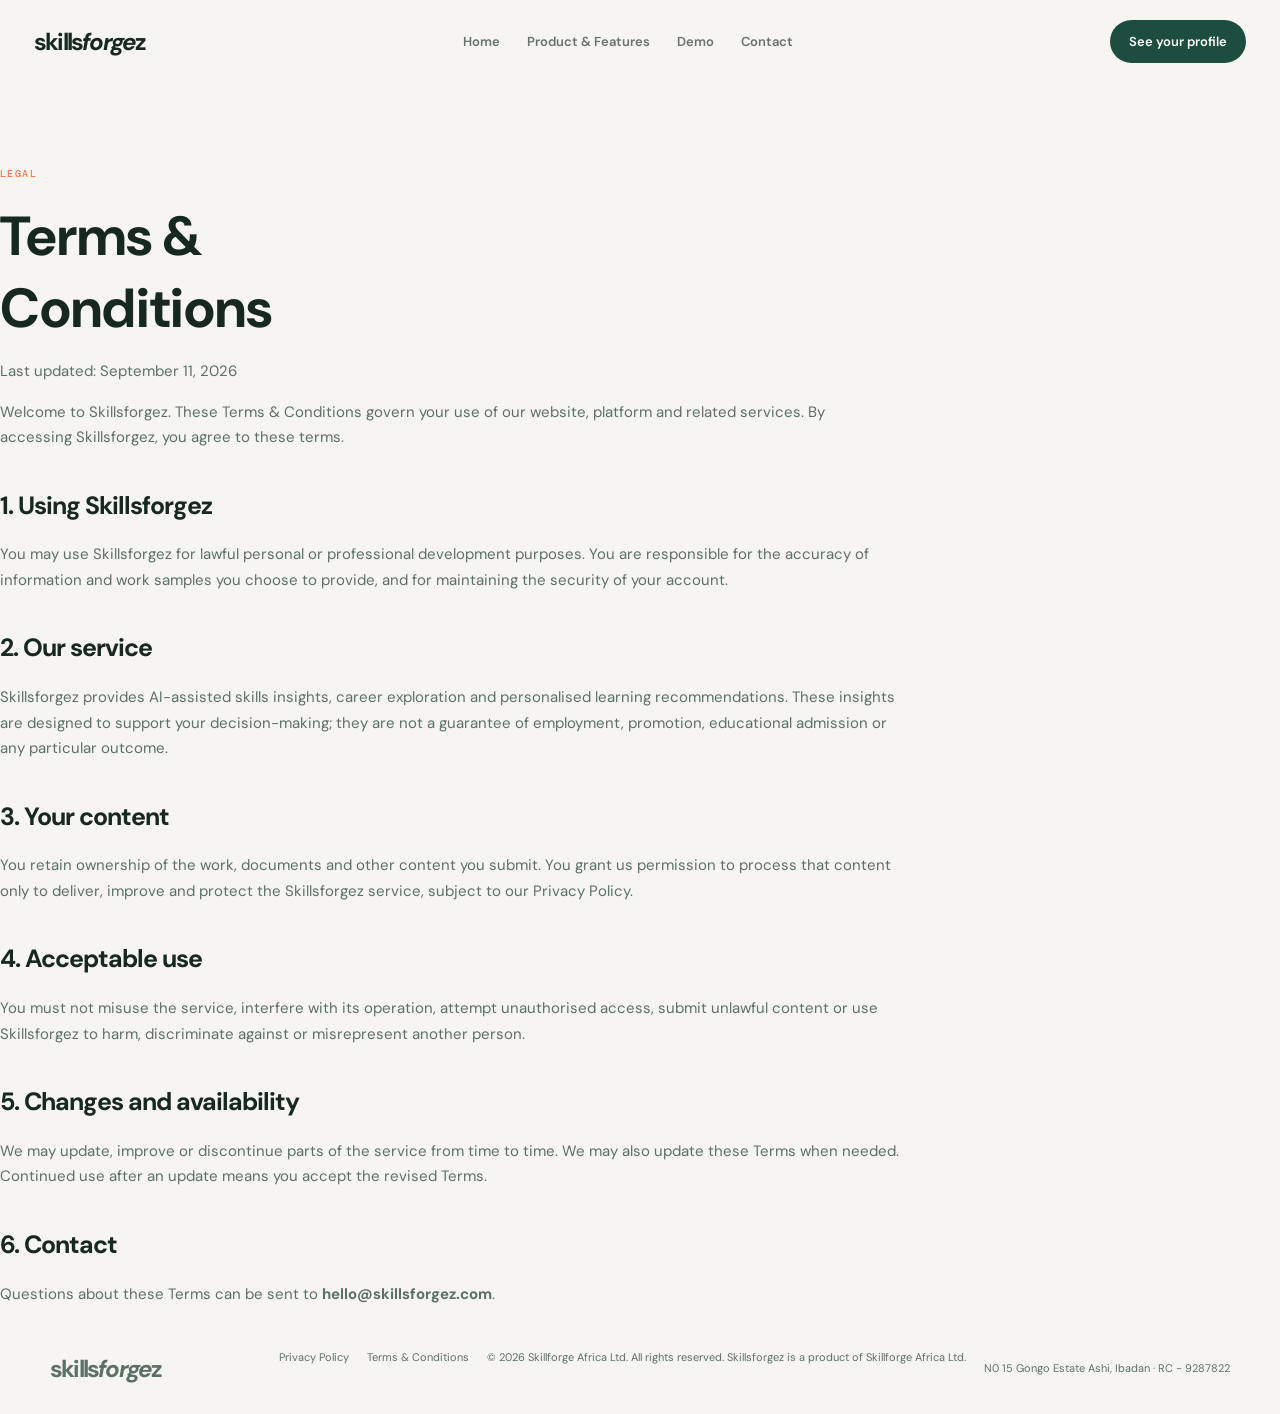
<file: terms.html>
<!doctype html><html lang="en"><head><meta charset="UTF-8"><meta name="viewport" content="width=device-width,initial-scale=1.0"><title>Skillsforgez | Terms &amp; Conditions</title><link rel="stylesheet" href="styles.css"></head><body><header class="nav"><a href="index.html" class="logo">skills<i>forge</i>z</a><nav class="links"><a href="index.html">Home</a><a href="product.html">Product &amp; Features</a><a href="demo.html">Demo</a><a href="contact.html">Contact</a></nav><a class="nav-cta" href="demo.html">See your profile</a></header><main class="legal"><div class="kicker">Legal</div><h1>Terms &amp;<br>Conditions</h1><p class="updated">Last updated: September 11, 2026</p><p>Welcome to Skillsforgez. These Terms &amp; Conditions govern your use of our website, platform and related services. By accessing Skillsforgez, you agree to these terms.</p><h2>1. Using Skillsforgez</h2><p>You may use Skillsforgez for lawful personal or professional development purposes. You are responsible for the accuracy of information and work samples you choose to provide, and for maintaining the security of your account.</p><h2>2. Our service</h2><p>Skillsforgez provides AI-assisted skills insights, career exploration and personalised learning recommendations. These insights are designed to support your decision-making; they are not a guarantee of employment, promotion, educational admission or any particular outcome.</p><h2>3. Your content</h2><p>You retain ownership of the work, documents and other content you submit. You grant us permission to process that content only to deliver, improve and protect the Skillsforgez service, subject to our Privacy Policy.</p><h2>4. Acceptable use</h2><p>You must not misuse the service, interfere with its operation, attempt unauthorised access, submit unlawful content or use Skillsforgez to harm, discriminate against or misrepresent another person.</p><h2>5. Changes and availability</h2><p>We may update, improve or discontinue parts of the service from time to time. We may also update these Terms when needed. Continued use after an update means you accept the revised Terms.</p><h2>6. Contact</h2><p>Questions about these Terms can be sent to <a href="mailto:hello@skillsforgez.com" style="color:var(--pine);font-weight:700">hello@skillsforgez.com</a>.</p></main><footer class="footer"><span class="logo">skills<i>forge</i>z</span><span class="footer-links"><a href="privacy.html">Privacy Policy</a><a href="terms.html">Terms &amp; Conditions</a><span>&copy; 2026 Skillforge Africa Ltd. All rights reserved. Skillsforgez is a product of Skillforge Africa Ltd.</span><p class="footer-address">N0 15 Gongo Estate Ashi, Ibadan · RC - 9287822</p></span></footer></body></html>
</file>
<file: styles.css>
﻿@import url('https://fonts.googleapis.com/css2?family=DM+Mono:wght@400;500&family=DM+Sans:opsz,wght@9..40,400;9..40,500;9..40,600;9..40,700&family=Playfair+Display:ital,wght@0,600;0,700;1,600;1,700&display=swap');
:root{--ink:#17281f;--forest:#1d4d3e;--acid:#dfff55;--paper:#f7f5ef;--mist:#e3e9df;--orange:#ff704b;--line:rgba(23,40,31,.15);--muted:#5b7167}*{box-sizing:border-box}html{scroll-behavior:smooth}body{margin:0;background:var(--paper);color:var(--ink);font-family:'DM Sans',Arial,sans-serif}a{color:inherit;text-decoration:none}.nav{height:82px;max-width:1320px;margin:auto;padding:0 34px;display:flex;align-items:center;justify-content:space-between}.logo{font-size:24px;font-weight:700;letter-spacing:-1.8px}.logo span{font:italic 700 26px 'Playfair Display';color:var(--forest);letter-spacing:-2px}.links{display:flex;gap:27px;font-size:13px;font-weight:600}.links a{opacity:.63}.links a:hover,.links .active{opacity:1}.links .active:after{content:'';display:block;width:4px;height:4px;background:var(--orange);border-radius:50%;margin:6px auto -10px}.nav-cta,.btn{display:inline-flex;align-items:center;gap:12px;border:0;background:var(--forest);color:#fff;border-radius:999px;padding:13px 19px;font:600 13px 'DM Sans';transition:.2s}.nav-cta:hover,.btn:hover{transform:translateY(-2px);background:#102f25}.nav-cta b,.btn b{font-size:17px;font-weight:400}.hero-redesign{max-width:1320px;min-height:650px;margin:0 auto 24px;padding:92px 9%;background:var(--forest);color:#fff;position:relative;overflow:hidden;border-radius:0 0 22px 22px}.hero-redesign:before{content:'';position:absolute;width:750px;height:750px;border:1px solid rgba(223,255,85,.22);border-radius:50%;right:-245px;top:-120px}.hero-copy{position:relative;z-index:1;max-width:620px}.eyebrow,.kicker{font:500 10px 'DM Mono';letter-spacing:1.4px;text-transform:uppercase;color:var(--acid);margin:0 0 20px}.eyebrow:before{content:'';display:inline-block;width:26px;height:1px;margin:0 9px 3px 0;background:currentColor}.hero-redesign h1,.page-head h1{font-size:clamp(56px,6.4vw,92px);line-height:.92;letter-spacing:-5px;margin:0;font-weight:600}.hero-redesign h1 em,.page-head h1 em{font-family:'Playfair Display';font-weight:600;letter-spacing:-5px;color:var(--acid)}.sub{max-width:490px;margin:28px 0;color:#d3dfd7;font-size:17px;line-height:1.6}.hero-actions{display:flex;align-items:center;gap:25px}.hero-actions .btn,.closing .btn{background:var(--acid);color:var(--ink)}.text-link{font-size:13px;font-weight:700;border-bottom:1px solid currentColor;padding-bottom:4px}.text-link b{margin-left:7px;color:var(--orange)}.signal-card{position:absolute;z-index:1;right:9%;top:88px;width:350px;height:448px;background:#eef3e9;color:var(--ink);border-radius:18px;padding:25px;box-shadow:18px 22px 0 rgba(10,35,26,.16);transform:rotate(5deg)}.signal-top,.signal-bottom,.mini-profile header{display:flex;justify-content:space-between;font:500 10px 'DM Mono'}.signal-top i{background:var(--acid);border-radius:20px;padding:4px 7px;font-size:8px;font-style:normal}.signal-card h2{font-size:22px;letter-spacing:-1px;margin:28px 0 0}.signal-orbit{height:255px;margin-top:17px;border:1px dashed #b0c2ae;border-radius:50%;position:relative}.signal-orbit:before,.signal-orbit:after{content:'';position:absolute;border:1px solid #c5d1c2;border-radius:50%;inset:32px}.signal-orbit:after{inset:72px}.signal-orbit strong{position:absolute;left:50%;top:50%;transform:translate(-50%,-50%);width:76px;height:76px;border-radius:50%;display:flex;flex-direction:column;justify-content:center;align-items:center;background:var(--forest);color:var(--acid);font-size:28px;letter-spacing:-2px}.signal-orbit small{font:500 8px 'DM Mono';letter-spacing:1px;text-transform:uppercase}.orb{position:absolute;z-index:1;background:#fff;border:1px solid #d2ddd0;padding:5px 7px;border-radius:20px;font:500 9px 'DM Mono'}.one{top:20px;left:105px}.two{right:-8px;bottom:73px}.three{left:-12px;bottom:60px}.signal-bottom{border-top:1px solid #cfd9cd;padding-top:15px;color:#527061}.hero-stamp{position:absolute;right:11%;bottom:36px;font:500 10px/1.3 'DM Mono';letter-spacing:1px;text-transform:uppercase;color:var(--acid)}.statement,.pathway{max-width:1250px;margin:auto;padding:120px 35px}.statement .kicker,.pathway .kicker{color:var(--orange)}.statement>div{display:grid;grid-template-columns:1.2fr .8fr;gap:80px;align-items:end}.statement h2,.pathway h2,.profile-callout h2,.closing h2{font-size:clamp(40px,4.5vw,65px);line-height:.99;letter-spacing:-3.5px;margin:0;font-weight:600}.statement aside p,.profile-callout>div>p{font-size:18px;line-height:1.58;color:var(--muted);margin:0 0 27px}.pathway{border-top:1px solid var(--line);display:grid;grid-template-columns:.8fr 1.2fr;gap:90px}.path-list article{display:grid;grid-template-columns:48px 1fr 20px;gap:15px;padding:25px 0;border-bottom:1px solid var(--line)}.path-list article:first-child{padding-top:0}.path-list span{font:500 11px 'DM Mono';color:var(--orange)}.path-list h3{margin:0 0 8px;font-size:23px;letter-spacing:-1.2px}.path-list p{font-size:14px;line-height:1.55;color:var(--muted);margin:0}.path-list>b{font-size:20px;font-weight:400;color:var(--forest)}.profile-callout{max-width:1320px;margin:auto;background:var(--mist);border-radius:22px;padding:90px max(7%,45px);display:grid;grid-template-columns:1fr .75fr;gap:100px;align-items:center}.profile-callout .eyebrow{color:var(--forest)}.dark-btn{margin-top:2px}.mini-profile{max-width:335px;margin:auto;background:#fbfaf6;padding:23px;border-radius:15px;box-shadow:12px 14px 0 rgba(29,77,62,.12);transform:rotate(-3deg)}.mini-profile header{padding-bottom:15px;border-bottom:1px solid var(--line);color:var(--muted)}.mini-profile header i{color:var(--orange);font-style:normal}.mini-profile>strong{display:block;padding-top:28px;font:600 35px/1 'Playfair Display';letter-spacing:-2px;color:var(--forest)}.mini-profile>small{display:block;font:500 10px 'DM Mono';letter-spacing:1px;text-transform:uppercase;color:var(--orange);padding:9px 0 18px;border-bottom:1px solid var(--line)}.mini-profile p{font-size:11px;margin:15px 0}.mini-profile p b{display:block;height:4px;background:var(--forest);border-radius:5px;margin-top:7px}.dark{max-width:none!important;background:var(--ink);color:white;text-align:center;padding:95px 25px!important}.closing{margin-top:120px}.closing .eyebrow{justify-content:center}.closing h2{margin-bottom:30px}.footer{max-width:1250px;margin:auto;padding:28px 35px;display:flex;justify-content:space-between;align-items:center;color:var(--muted);font-size:11px}.footer-links{display:flex;gap:18px}.footer a:hover{text-decoration:underline}
/* Shared interior-page styling */.page-head{background:var(--forest);color:#fff;padding:90px max(7vw,28px)}.page-head>div{max-width:1180px;margin:auto}.page-head .sub{margin:24px 0 0}.intro,section:not(.hero-redesign):not(.statement):not(.pathway):not(.profile-callout):not(.closing):not(.page-head){max-width:1250px;margin:auto;padding:90px 35px}.intro{display:grid;grid-template-columns:1fr 1fr;gap:100px;align-items:end}.kicker{color:var(--orange)}section h2{letter-spacing:-2.5px}.intro h2{font-size:48px;margin:0}.intro p,.copy{font-size:17px;line-height:1.65;color:var(--muted);margin:0}.feature-grid,.audience{display:grid;grid-template-columns:repeat(2,1fr);gap:14px;margin-top:38px}.feature,.audience article{background:#fff;border:1px solid var(--line);border-radius:12px;padding:28px}.feature-mark{display:grid;place-items:center;width:34px;height:34px;border-radius:50%;background:var(--acid);font:500 10px 'DM Mono'}.feature h3,.audience h3{font-size:20px;margin:24px 0 8px}.feature p,.audience p{font-size:14px;line-height:1.6;color:var(--muted);margin:0}.feature-wide{grid-column:span 2;background:var(--forest);color:white;display:flex;gap:25px}.feature-wide p{color:#d2dfd6}.journey{max-width:none!important;background:var(--mist)}.journey>div{max-width:1180px;margin:auto}.journey-row{display:grid;grid-template-columns:110px 1fr 1.4fr;gap:30px;padding:25px 0;border-bottom:1px solid var(--line)}.journey-row span{font:500 10px 'DM Mono';color:var(--orange)}.journey-row h3{margin:0;font-size:19px}.journey-row p{margin:0;color:var(--muted);font-size:14px;line-height:1.6}.form-wrap,.demo-grid{display:grid;grid-template-columns:.9fr 1.1fr;gap:80px;align-items:start}.contact-list{list-style:none;padding:0;margin:28px 0}.contact-list li{margin:19px 0;color:var(--muted);font-size:14px}.contact-list b{display:block;color:var(--ink);margin-bottom:3px}.form-card,.dashboard{background:#fff;border:1px solid var(--line);border-radius:14px;padding:31px;box-shadow:0 18px 35px rgba(15,50,35,.06)}label{font-size:12px;font-weight:700;display:block;margin-bottom:7px}input,select,textarea{width:100%;padding:13px;border:1px solid #cad6c9;border-radius:7px;background:#fbfcf9;font:14px 'DM Sans';margin-bottom:18px}textarea{min-height:110px}.form-card .btn{width:100%;justify-content:center}.dash-top{display:flex;justify-content:space-between;border-bottom:1px solid var(--line);padding-bottom:17px;font-size:13px;font-weight:700}.tag{font:500 9px 'DM Mono';background:var(--acid);padding:5px 7px;border-radius:20px}.score{font-size:53px;font-weight:700;letter-spacing:-4px;margin:28px 0 0}.score span{font-size:12px;letter-spacing:0;color:var(--muted);margin-left:7px}.signal{height:8px;background:var(--mist);border-radius:10px;margin:12px 0 25px}.signal i{display:block;width:82%;height:100%;background:var(--forest);border-radius:10px}.list{border-top:1px solid var(--line);padding-top:8px}.list div{display:flex;justify-content:space-between;padding:10px 0;font-size:13px}.list b{color:var(--forest)}.legal{max-width:900px!important;padding-top:85px!important}.legal h1{font-size:55px;margin:0 0 15px}.legal h2{font-size:25px;letter-spacing:-1px;margin-top:38px}.legal p,.legal li{color:var(--muted);font-size:15px;line-height:1.7}
@media(max-width:900px){.links{display:none}.signal-card{right:4%;opacity:.42}.hero-stamp{display:none}.hero-redesign{padding:80px 9%;min-height:620px}.statement>div,.pathway,.profile-callout,.intro,.form-wrap,.demo-grid{grid-template-columns:1fr;gap:38px}.pathway{padding-top:80px;padding-bottom:80px}.profile-callout{margin:0 18px;padding:60px 28px}.feature-grid,.audience{grid-template-columns:1fr}.feature-wide{grid-column:auto;display:block}.journey-row{grid-template-columns:1fr;gap:9px}.footer{gap:14px;flex-wrap:wrap}.nav{padding:0 22px}.nav-cta{font-size:11px;padding:10px 13px}.hero-redesign h1,.page-head h1{letter-spacing:-3px}.hero-redesign h1 em,.page-head h1 em{letter-spacing:-3px}}@media(max-width:520px){.hero-redesign{margin:0;min-height:590px;border-radius:0}.signal-card{display:none}.hero-actions{align-items:flex-start;flex-direction:column;gap:22px}.statement,.pathway,section:not(.hero-redesign):not(.statement):not(.pathway):not(.profile-callout):not(.closing):not(.page-head){padding-left:23px;padding-right:23px}.statement{padding-top:80px;padding-bottom:80px}.footer{padding:27px 23px}.page-head{padding-top:70px;padding-bottom:70px}.closing{margin-top:70px}.footer-links{width:100%}}
</file>
